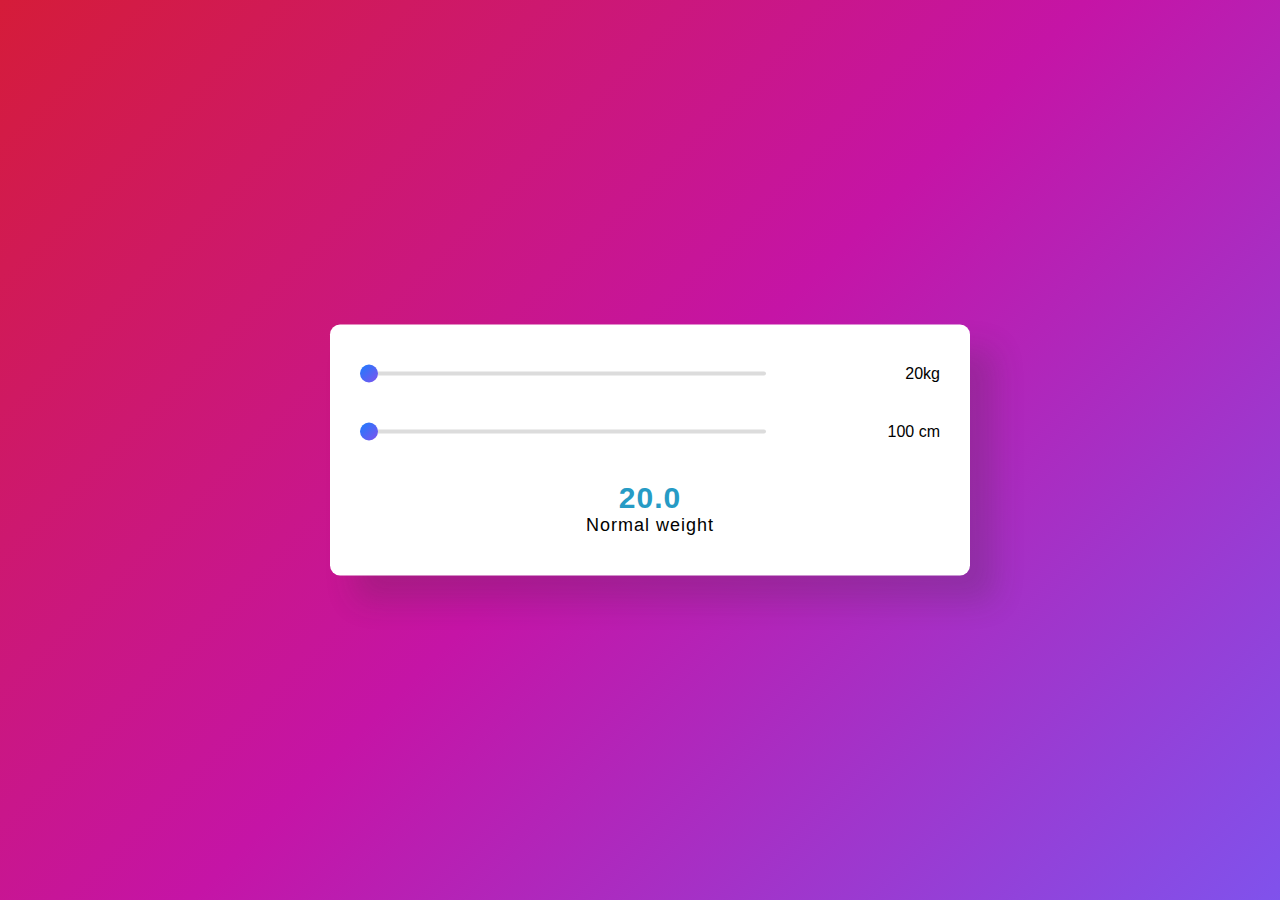
<file: BMI-calculator-js/index.html>
<!doctype html>
<html lang="en">
<head>
    <meta charset="UTF-8">
    <meta name="viewport"
          content="width=device-width, user-scalable=no, initial-scale=1.0, maximum-scale=1.0, minimum-scale=1.0">
    <meta http-equiv="X-UA-Compatible" content="ie=edge">
    <link rel="stylesheet" href="style.css">
    <title>BMI Calculator</title>
</head>
<body>

<div class="container">
    <div class="row">
        <input type="range" min="20" max="200" id="weight" value="20" oninput="calculate()">
        <span id="weight-val">20kg</span>
    </div>
    <div class="row">
        <input type="range" min="100" max="250" id="height" value="100" oninput="calculate()">
        <span id="height-val">100 cm</span>
    </div>

    <p id="result">20.0</p>
    <p id="category">Normal weight</p>
</div>

<script src="script.js"></script>
</body>
</html>
</file>
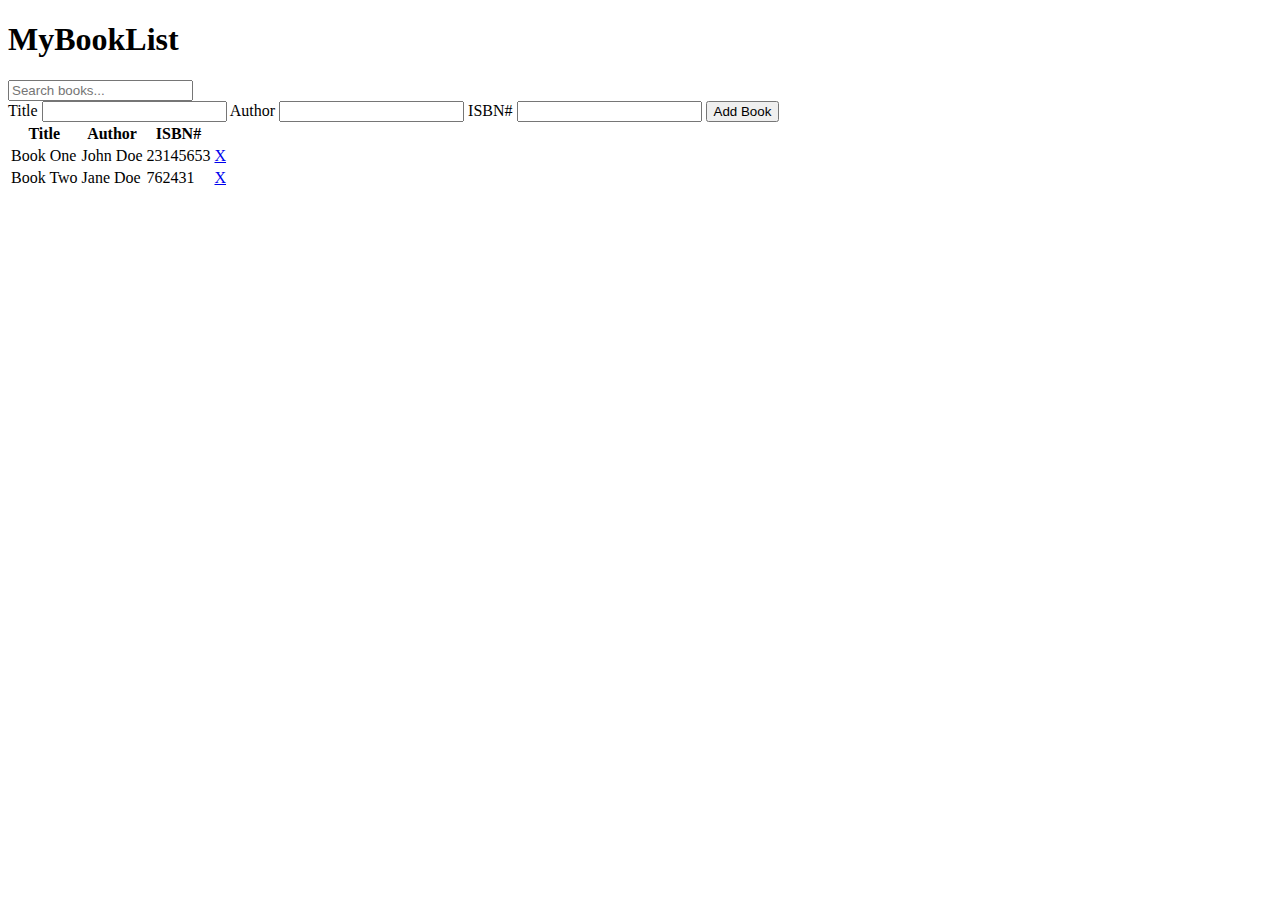
<file: BookList-App/index.html>
<!doctype html>
<html lang="en">
<head>
    <meta charset="UTF-8">
    <meta name="viewport"
          content="width=device-width, user-scalable=no, initial-scale=1.0, maximum-scale=1.0, minimum-scale=1.0">
    <meta http-equiv="X-UA-Compatible" content="ie=edge">
    <link href="https://cdn.jsdelivr.net/npm/bootstrap@5.3.0-alpha3/dist/css/bootstrap.min.css" rel="stylesheet"
          integrity="sha384-KK94CHFLLe+nY2dmCWGMq91rCGa5gtU4mk92HdvYe+M/SXH301p5ILy+dN9+nJOZ" crossorigin="anonymous">
    <link rel="stylesheet" href="https://cdnjs.cloudflare.com/ajax/libs/font-awesome/6.4.0/css/all.min.css"
          integrity="sha512-iecdLmaskl7CVkqkXNQ/ZH/XLlvWZOJyj7Yy7tcenmpD1ypASozpmT/E0iPtmFIB46ZmdtAc9eNBvH0H/ZpiBw=="
          crossorigin="anonymous" referrerpolicy="no-referrer"/>
    <title>Examples</title>
    <style>
        .delete {
            width: 33px;
        }
    </style>
</head>
<body>

<div class="container font-monospace">
    <div class="row py-4 bg-light rounded-bottom mb-5">
        <div class="col col-12 col-sm-6">
            <h1 class="text-center display-6">
                <i class="fas fa-book-open"></i>MyBookList
            </h1>
        </div>
        <div class="col col-12 col-sm-5 ms-auto">
            <input type="text" class="form-control" placeholder="Search books..." id="filterInput">
        </div>
    </div>

    <form class="w-50 mx-auto mb-5" id="book-form">
        <label for="title">Title</label>
        <input type="text" class="form-control mb-3" id="title">
        <label for="author">Author</label>
        <input type="text" class="form-control mb-3" id="author">
        <label for="isbn">ISBN#</label>
        <input type="text" class="form-control mb-3" id="isbn">
        <input type="submit" value="Add Book" class="btn btn-primary w-100">
    </form>

    <table class="table table-striped">
        <thead>
            <tr>
                <th>Title</th>
                <th>Author</th>
                <th>ISBN#</th>
                <th></th>
            </tr>
        </thead>

        <tbody id="book-list">

        </tbody>
    </table>
</div>

<script src="main.js"></script>
</body>
</html>
</file>
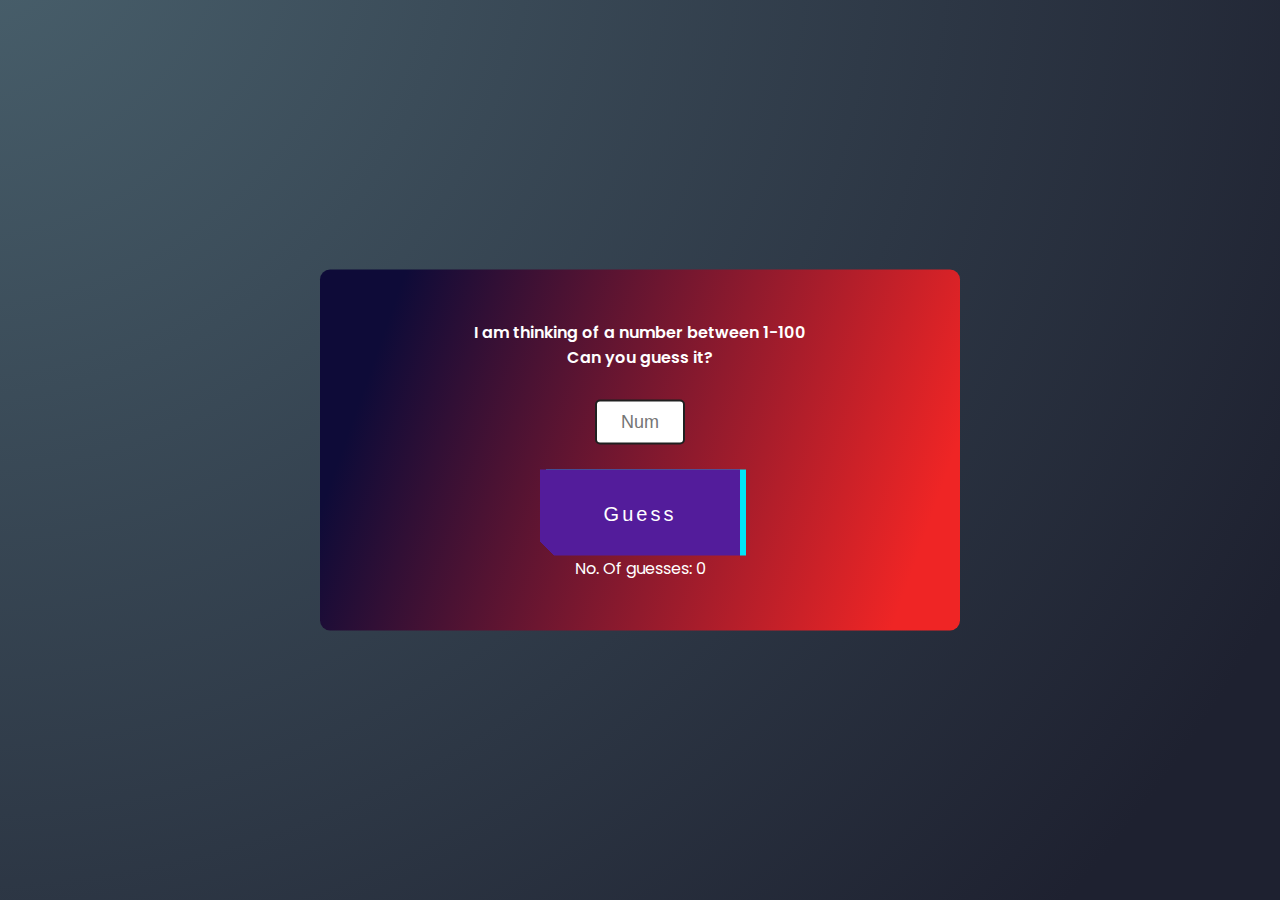
<file: Number-guessing-game/index.html>
<!doctype html>
<html lang="en">
<head>
    <meta charset="UTF-8">
    <meta name="viewport"
          content="width=device-width, user-scalable=no, initial-scale=1.0, maximum-scale=1.0, minimum-scale=1.0">
    <meta http-equiv="X-UA-Compatible" content="ie=edge">
    <link rel="stylesheet" href="style.css">
    <title>Number Guessing Game</title>
</head>
<body>

<div class="container">
    <h3>I am thinking of a number between 1-100</h3>
    <h3>Can you guess it?</h3>

    <input type="text" id="guess" placeholder="Num"><br>
    <button type="button" class="button-49" onclick="play()" id="my_btn">Guess</button>

    <p class="message1">No.  Of guesses: 0</p>
    <p class="message2"></p>
    <p class="message3"></p>
</div>

<script src="script.js"></script>
</body>
</html>
</file>
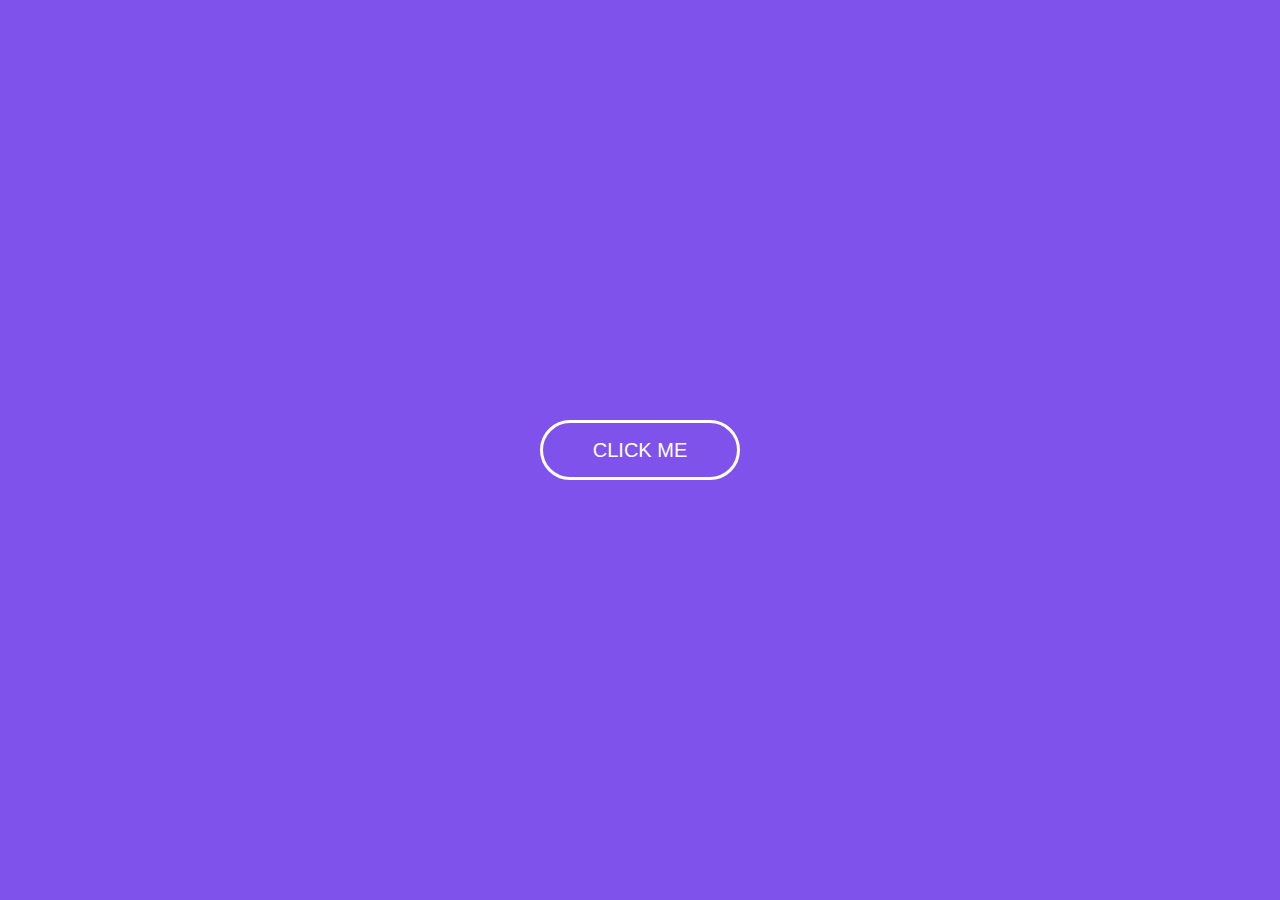
<file: random-bg-color-onclick/index.html>
<!doctype html>
<html lang="en">
<head>
    <meta charset="UTF-8">
    <meta name="viewport"
          content="width=device-width, user-scalable=no, initial-scale=1.0, maximum-scale=1.0, minimum-scale=1.0">
    <meta http-equiv="X-UA-Compatible" content="ie=edge">
  <link rel="stylesheet" href="style.css">
    <title>BG-color changer</title>
</head>
<body>
<button type="button">Click me</button>
<script src="./script.js"></script>
</body>
</html>
</file>
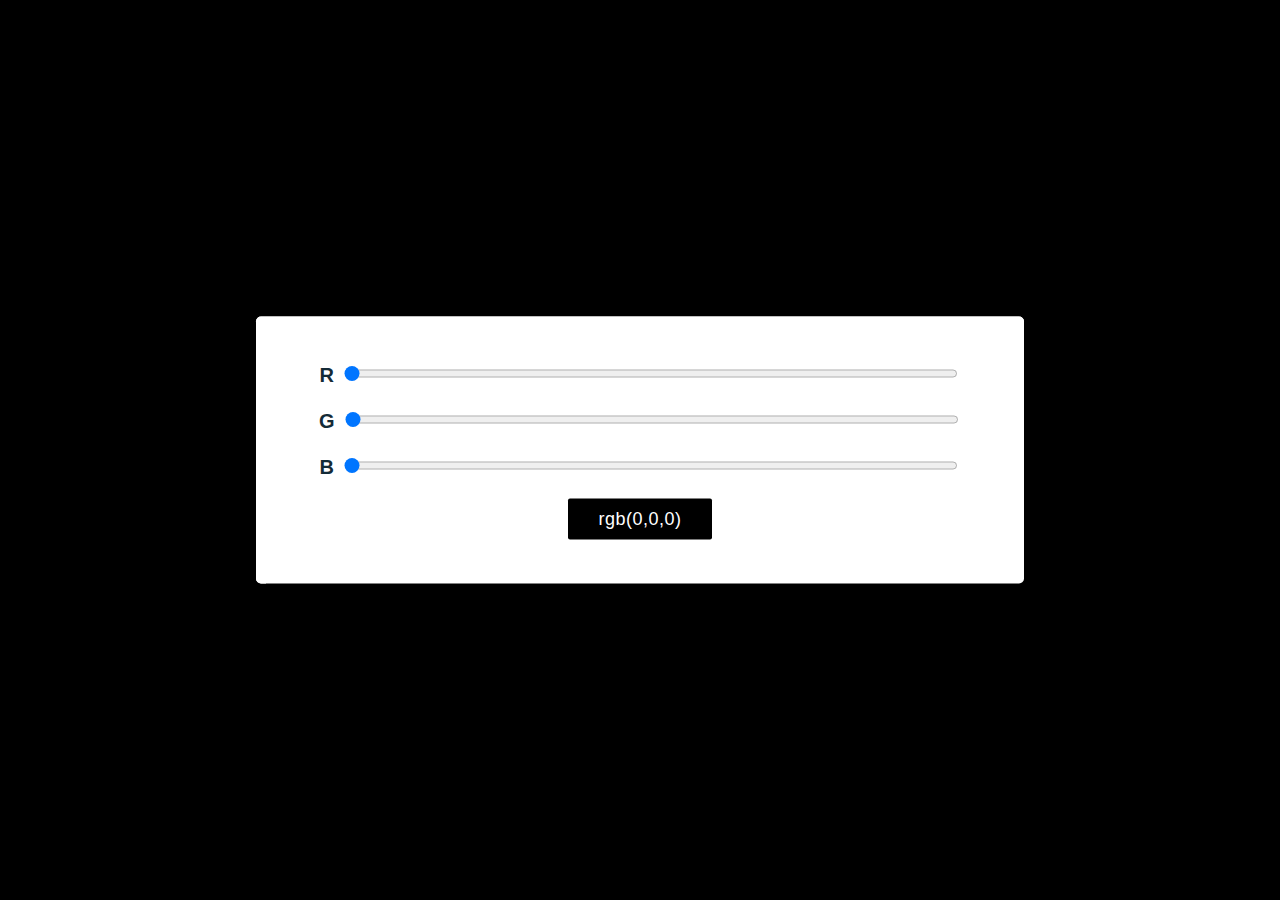
<file: RGB-color-slider/index.html>
<!doctype html>
<html lang="en">
<head>
    <meta charset="UTF-8">
    <meta name="viewport"
          content="width=device-width, user-scalable=no, initial-scale=1.0, maximum-scale=1.0, minimum-scale=1.0">
    <meta http-equiv="X-UA-Compatible" content="ie=edge">
    <link rel="stylesheet" href="main.css">
    <title>RGB color slider</title>
</head>
<body>

<div class="container">
    <div class="wrapper">
        R<input type="range" value="0" min="0" max="255" id="red" oninput="colors()">
    </div>

    <div class="wrapper">
        G<input type="range" value="0" min="0" max="255" id="green" oninput="colors()">
    </div>

    <div class="wrapper">
        B<input type="range" value="0" min="0" max="255" id="blue" oninput="colors()">
    </div>
    <span id="output">rgb(0,0,0)</span>
</div>

<script src="script.js"></script>
</body>
</html>
</file>
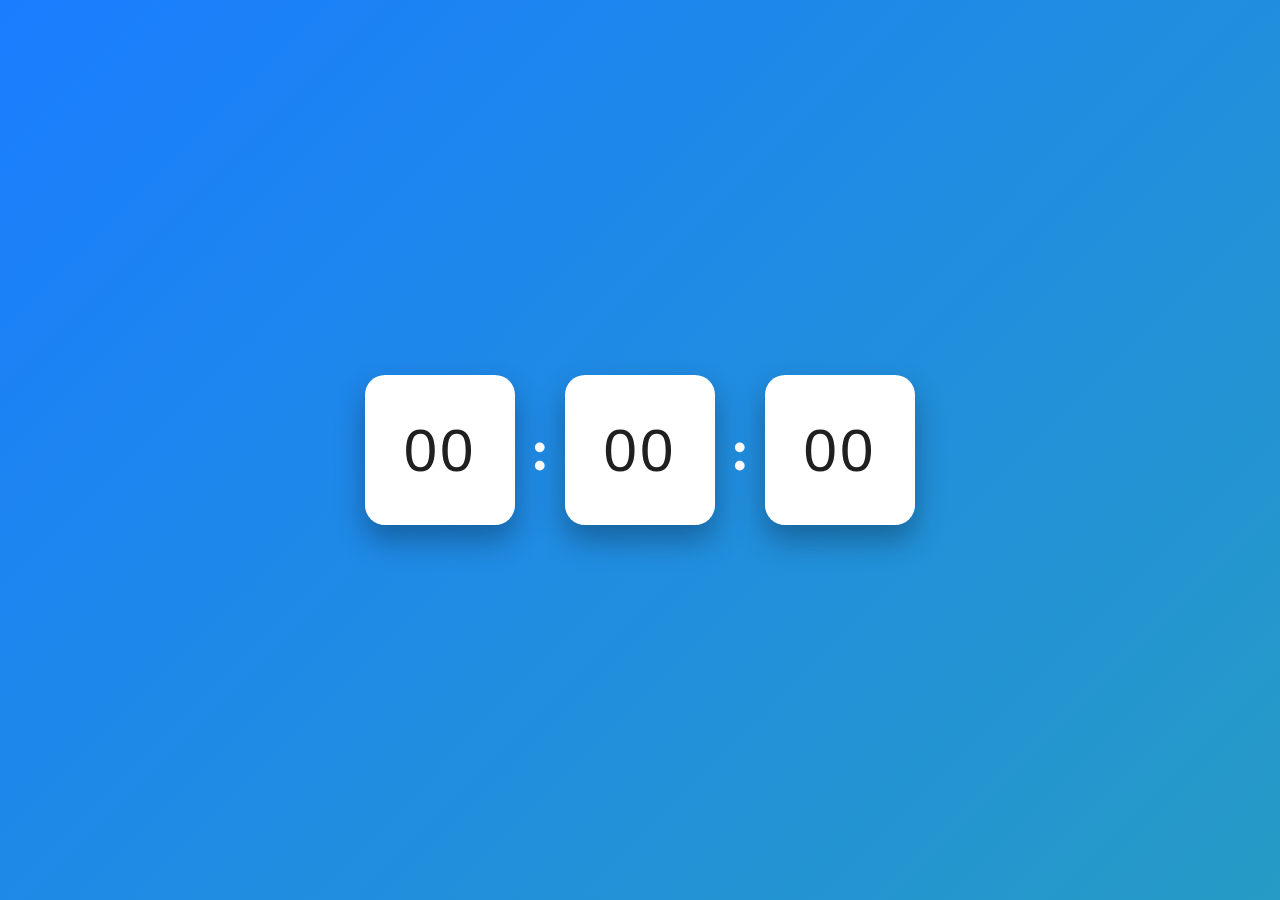
<file: Simple-Digital-Clock/index.html>
<!doctype html>
<html lang="en">
<head>
    <meta charset="UTF-8">
    <meta name="viewport"
          content="width=device-width, user-scalable=no, initial-scale=1.0, maximum-scale=1.0, minimum-scale=1.0">
    <meta http-equiv="X-UA-Compatible" content="ie=edge">
  <link rel="stylesheet" href="style.css">
    <title>Digital Clock</title>
</head>
<body>

<div class="clock">
    <div id="hour">00</div>
    <span>:</span>
    <div id="minute">00</div>
    <span>:</span>
    <div id="second">00</div>
</div>

<script src="script.js"></script>
</body>
</html>
</file>
<file: BMI-calculator-js/style.css>
*,
*::before,
*::after {
    margin: 0;
    padding: 0;
    box-sizing: border-box;
}

body {
    height: 100vh;
    background: linear-gradient(
            135deg,
            #d51c39,
            #c514a6,
            #8052ec
    );
}

.container {
    background-color: #fff;
    position: absolute;
    top: 50%;
    left: 50%;
    transform: translate(-50%, -50%);
    width: 50%;
    min-width: 350px;
    margin: 0 10px;
    padding: 40px 30px;
    border-radius: 10px;
    font-family: 'Poppins', sans-serif;
    box-shadow: 25px 25px 30px #33333333;
}

.row {
    display: flex;
    align-items: center;
    justify-content: space-between;
    margin-bottom: 40px;
}

.row span {
    font-weight: 500;
}

input[type="range"] {
    width: 70%;
    height: 3.5px;
    -webkit-appearance: none;
    -moz-appearance: none;
    appearance: none;
    background-color: #dcdcdc;
    border-radius: 3px;
    outline: none;
}

input[type="range"]::-webkit-slider-thumb {
    -webkit-appearance: none;
    appearance: none;
    height: 18px;
    width: 18px;
    background: linear-gradient(135deg, #1a7dff, #8052ec);
    border-radius: 50%;
    cursor: pointer;
}

input[type="range"]::-webkit-slider-thumb:hover {
    opacity: .9;
}

#result {
    font-size: 30px;
    font-weight: 700;
    letter-spacing: 1px;
    text-align: center;
    color: #269bc5;
}

#category {
    font-size: 18px;
    letter-spacing: 1px;
    text-align: center;
}
</file>
<file: Number-guessing-game/style.css>
@import url('https://fonts.googleapis.com/css2?family=Poppins:ital,wght@0,100;0,200;0,300;0,400;0,500;0,600;0,700;0,800;0,900;1,100;1,200;1,300;1,400;1,500;1,600;1,700;1,800;1,900&display=swap');

*,
*::before,
*::after {
    box-sizing: border-box;
    margin: 0;
    padding: 0;
}

body {
    height: 100vh;
    /* background: linear-gradient(to right, #8052ec, #c514a6); */
    background: radial-gradient(circle at -4% -12.9%, rgb(74, 98, 110) 0.3%, rgb(30, 33, 48) 90.2%);
    font-family: 'Poppins', sans-serif;
}

.container {
    position: absolute;
    width: 50%;
    min-width: 350px;
    top: 50%;
    left: 50%;
    transform: translate(-50%, -50%);
    /* background-color: #fff; */
    background: linear-gradient(109.6deg, rgb(14, 11, 56) 11.2%, rgb(239, 37, 37) 91.1%);
    padding: 50px 10px;
    border-radius: 10px;
    display: grid;
    justify-items: center;
    color: #fff;
    /* font-family: 'Poppins', sans-serif; */
}

h3 {
    font-size: 16px;
    font-weight: 600;
}

input[type="text"] {
    width: 90px;
    font-size: 18px;
    font-width: 600;
    color: #663399;
    padding: 10px 0;
    text-align: center;
    margin-top: 30px;
    border-radius: 5px;
    border: 2px solid #202020;
}

/* button {
    width: 160px;
    padding: 15px 0;
    border-radius: 5px;
    background-color: #663399;
    color: #fff;
    border: none;
    font-size: 18px;
    font-weight: 600;
    margin-bottom: 30px;
    cursor: pointer;
} */

p {
    font-weight: 400;
}

/* button */

/* CSS */
.button-49,
.button-49:after {
  width: 150px;
  height: 76px;
  line-height: 78px;
  font-size: 20px;
  font-family: 'Bebas Neue', sans-serif;
  background: linear-gradient(45deg, transparent 5%, #531c9b 5%);
  border: 0;
  color: #fff;
  letter-spacing: 3px;
  box-shadow: 6px 0px 0px #00E6F6;
  outline: transparent;
  position: relative;
  user-select: none;
  -webkit-user-select: none;
  touch-action: manipulation;
  cursor: pointer;
}

.button-49:after {
  --slice-0: inset(50% 50% 50% 50%);
  --slice-1: inset(80% -6px 0 0);
  --slice-2: inset(50% -6px 30% 0);
  --slice-3: inset(10% -6px 85% 0);
  --slice-4: inset(40% -6px 43% 0);
  --slice-5: inset(80% -6px 5% 0);
  
  content: 'ALTERNATE TEXT';
  display: block;
  position: absolute;
  top: 0;
  left: 0;
  right: 0;
  bottom: 0;
  background: linear-gradient(45deg, transparent 3%, #00E6F6 3%, #00E6F6 5%, #FF013C 5%);
  text-shadow: -3px -3px 0px #F8F005, 3px 3px 0px #00E6F6;
  clip-path: var(--slice-0);
}

.button-49:hover:after {
  animation: 1s glitch;
  animation-timing-function: steps(2, end);
}

@keyframes glitch {
  0% {
    clip-path: var(--slice-1);
    transform: translate(-20px, -10px);
  }
  10% {
    clip-path: var(--slice-3);
    transform: translate(10px, 10px);
  }
  20% {
    clip-path: var(--slice-1);
    transform: translate(-10px, 10px);
  }
  30% {
    clip-path: var(--slice-3);
    transform: translate(0px, 5px);
  }
  40% {
    clip-path: var(--slice-2);
    transform: translate(-5px, 0px);
  }
  50% {
    clip-path: var(--slice-3);
    transform: translate(5px, 0px);
  }
  60% {
    clip-path: var(--slice-4);
    transform: translate(5px, 10px);
  }
  70% {
    clip-path: var(--slice-2);
    transform: translate(-10px, 10px);
  }
  80% {
    clip-path: var(--slice-5);
    transform: translate(20px, -10px);
  }
  90% {
    clip-path: var(--slice-1);
    transform: translate(-10px, 0px);
  }
  100% {
    clip-path: var(--slice-1);
    transform: translate(0);
  }
}

@media (min-width: 768px) {
  .button-49,
  .button-49:after {
    width: 200px;
    height: 86px;
    line-height: 88px;
  }
}
</file>
<file: random-bg-color-onclick/style.css>
* {
    box-sizing: border-box;
    margin: 0;
    padding: 0;
}

body {
    font-family: 'Open-sans', sans-serif;
    font-size: 20px;
    background-color: #8052ec;
}

button {
    position: absolute;
    top: 50%;
    left: 50%;
    transform: translate(-50%,-50%);
    height: 60px;
    width: 200px;
    border-radius: 40px;
    font-size: inherit;
    text-transform: uppercase;
    border: 3px solid #fff;
    color: #fff;
    background: transparent;
    cursor: pointer;
}

button:hover {
    background-color: #1a7dff;
}
</file>
<file: RGB-color-slider/main.css>
body {
    background: #000;
}

.container {
    position: relative;
    background-color: #fff;
    position: absolute;
    top: 50%;
    left: 50%;
    transform: translate(-50%, -50%);
    width: 60%;
    padding: 1.5rem 0;
    box-shadow: 20px 30px 30px rgba(0,0,0,0.2);
    font-family: 'Work Sans', sans-serif;
    font-size: 20px;
    font-weight: 500;
    border-radius: 5px;
    color: #142b37;
    display: grid;
    justify-items: center;
    z-index: 5;
}

.container::before{
    content: '';
    position: absolute;
    background-color: #000000;
    width: 100%;
    height: 100%;
    z-index: -100;
    margin-top: 10px;
    margin-left: 20px;
    border-radius: 5px;
}

.container::after{
    content: '';
    position: absolute;
    background-color: #ffffff;
    width: 100%;
    height: 100%;
    z-index: -100;
    border-radius: 5px;
}

.wrapper {
    width: 100%;
    text-align: center;
    font-weight: 700;
}

input[type="range"] {
    display: inline-block;
    width: 80%;
    margin-left: 10px;
    margin-top: 25px;
   /*  accent-color: rgb(25, 33, 34);change color */
    appearance:auto;/* Remove default styling */
}

input[type="range"]::-webkit-slider-thumb {
    appearance: none; /* Remove default styling */
    width: 20px; /* Set the width of the thumb */
    height: 20px; /* Set the height of the thumb */
    background-color: #000000; /* Set the color of the thumb */
    border-radius: 0%; /* Make the thumb circular */
    cursor: pointer; /* Change cursor on hover */
}

input[type="range"] ::before{
    background-color: #000;
    margin-top: 10px;
    margin-left: 10px;
}

span {
    display: inline-block;
    text-align: center;
    margin: 20px 0;
    background-color: #000;
    color: #fff;
    padding: 10px 30px;
    font-size: 18px;
    letter-spacing: 0.5px;
    border-radius: 2px;
}
</file>
<file: Simple-Digital-Clock/style.css>
* {
    box-sizing: border-box;
    margin: 0;
    padding: 0;
}

body {
    height: 100vh;
    background: linear-gradient(
            135deg,
            #1a7dff,
            #269bc5
    );
}

.clock {
    width: 550px;
    height: 150px;
    position: absolute;
    top: 50%;
    left: 50%;
    transform: translate(-50%, -50%);
    display: flex;
    align-items: center;
    justify-content: space-between;
}

.clock div {
    position: relative;
    background-color: #fff;
    height: 100%;
    width: 150px;
    display: flex;
    justify-content: center;
    align-items: center;
    font-family: 'Open-sans', sans-serif;
    font-size: 60px;
    color: #202020;
    border-radius: 20px;
    box-shadow: 0px 15px 30px rgba(0,0,0,0.3);
    letter-spacing: 3px;
}

.clock span {
    font-weight: bold;
    font-size: 60px;
    color: #fff;
}
</file>
